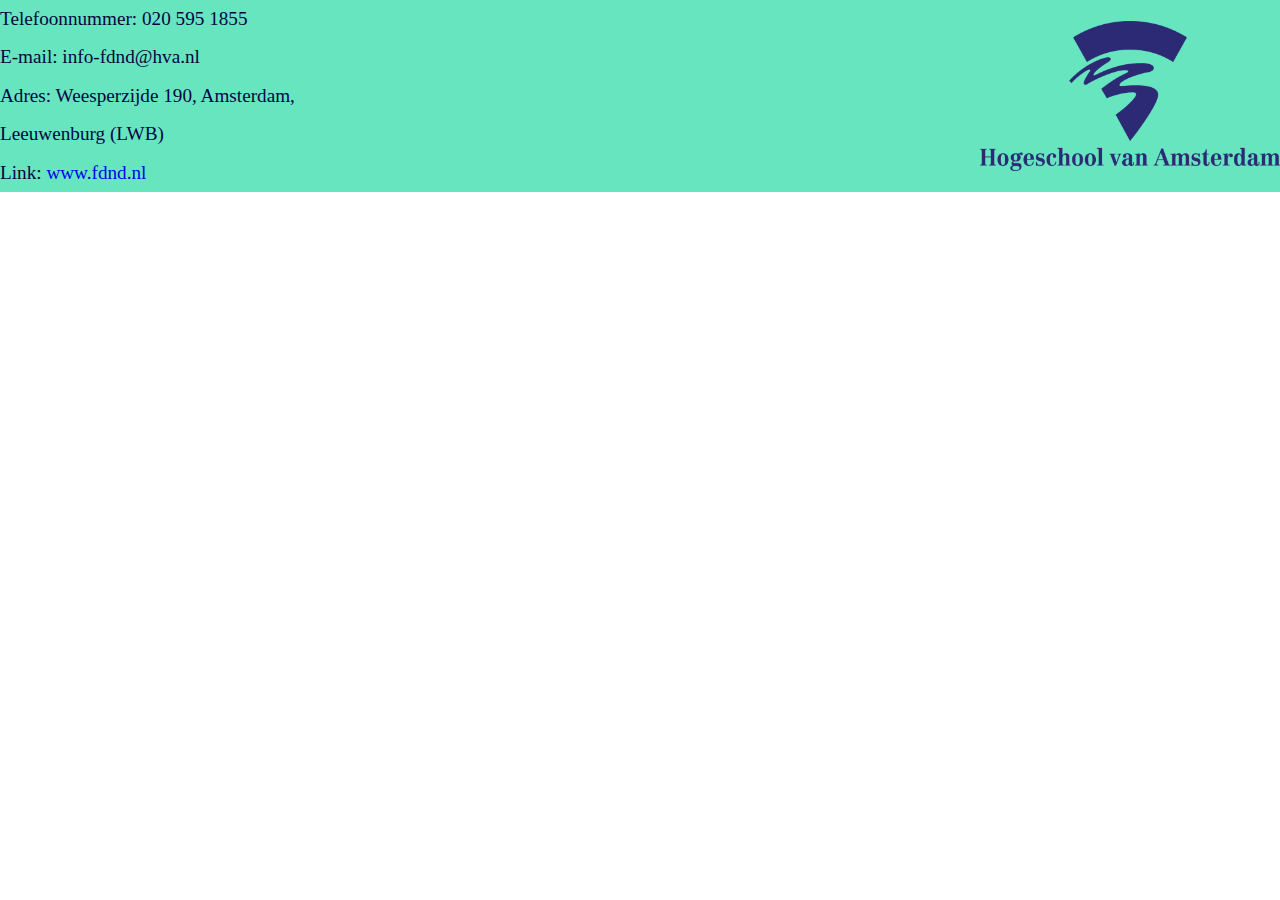
<file: footer.html>
<!DOCTYPE html>
<html lang="en">

<head>
    <meta charset="UTF-8">
    <meta http-equiv="X-UA-Compatible" content="IE=edge">
    <meta name="viewport" content="width=device-width, initial-scale=1.0">
    <title>Document</title>
    <link rel="stylesheet" href="styles/footer.css">
</head>
<!--
    Contactgegevens: adres, email, telefoon
    Links: fdnd.nl 
      -->

<body>

    <footer>
        <ul class="contactgegevens">
            <li>Telefoonnummer: 020 595 1855</li>
            <li> E-mail: info-fdnd@hva.nl</li>
            <li>Adres: Weesperzijde 190,
                Amsterdam,
                Leeuwenburg (LWB)<br>

            </li>
            <li>Link: <a href="https://fdnd.nl/" target="_blank">www.fdnd.nl</a></li>
        </ul>
        <img src="/assets/logo.png" class="logo" alt="logoHvA">
    </footer>

</body>

</html>
</file>
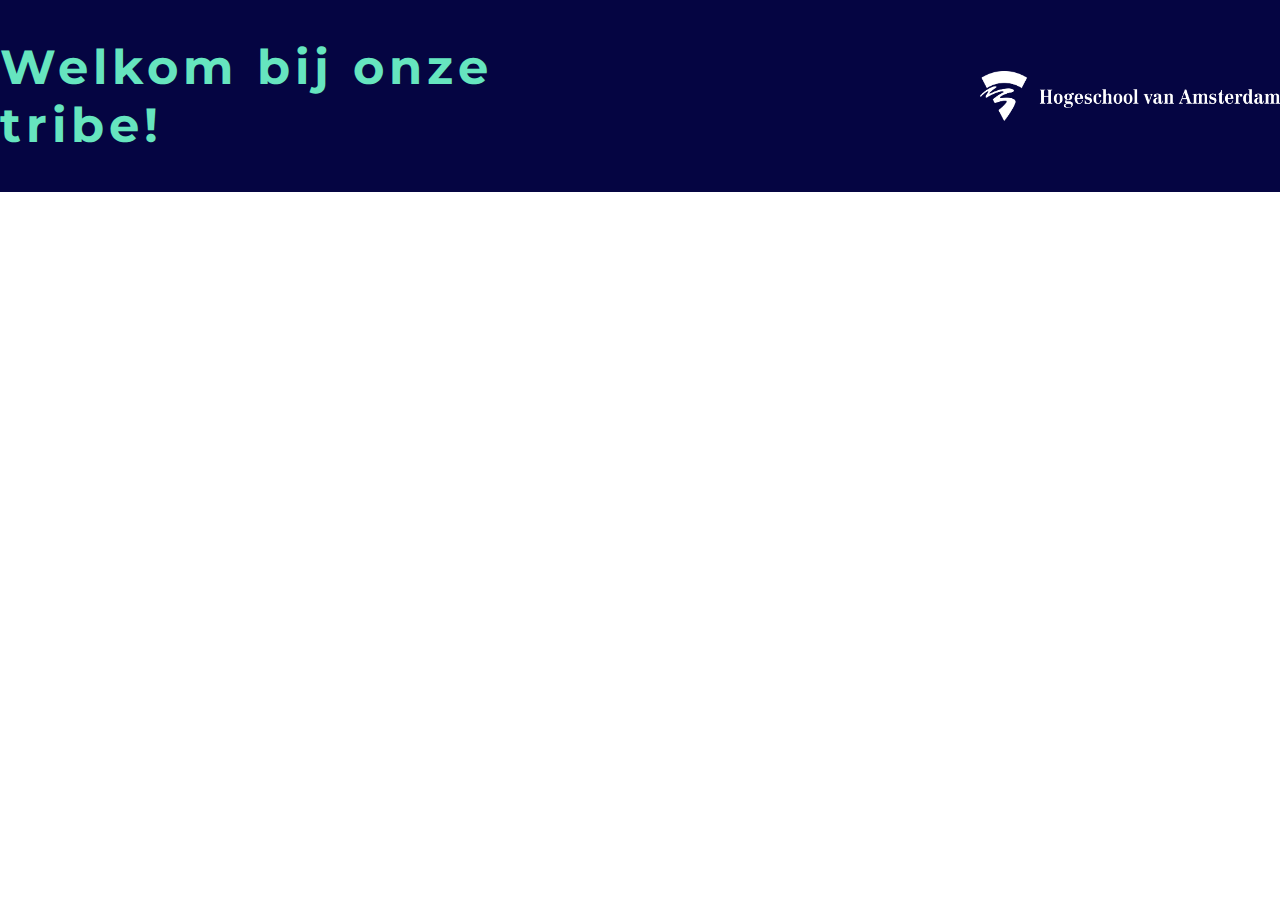
<file: header.html>
<!DOCTYPE html>
<html lang="en">

<head>
    <meta charset="UTF-8">
    <meta http-equiv="X-UA-Compatible" content="IE=edge">
    <meta name="viewport" content="width=device-width, initial-scale=1.0">
    <title>Document</title>
    <link rel="stylesheet" href="styles/header.css">
    <link href="https://fonts.googleapis.com/css2?family=Montserrat&display=swap" rel="stylesheet">
</head>

<body>
    <header> 
        <h1 class="titel">Welkom bij onze tribe!</h1>
        <img src="/assets/Untitled.png" class="logo" alt="logoHvA">
     
    </header>
</body>

</html>
</file>
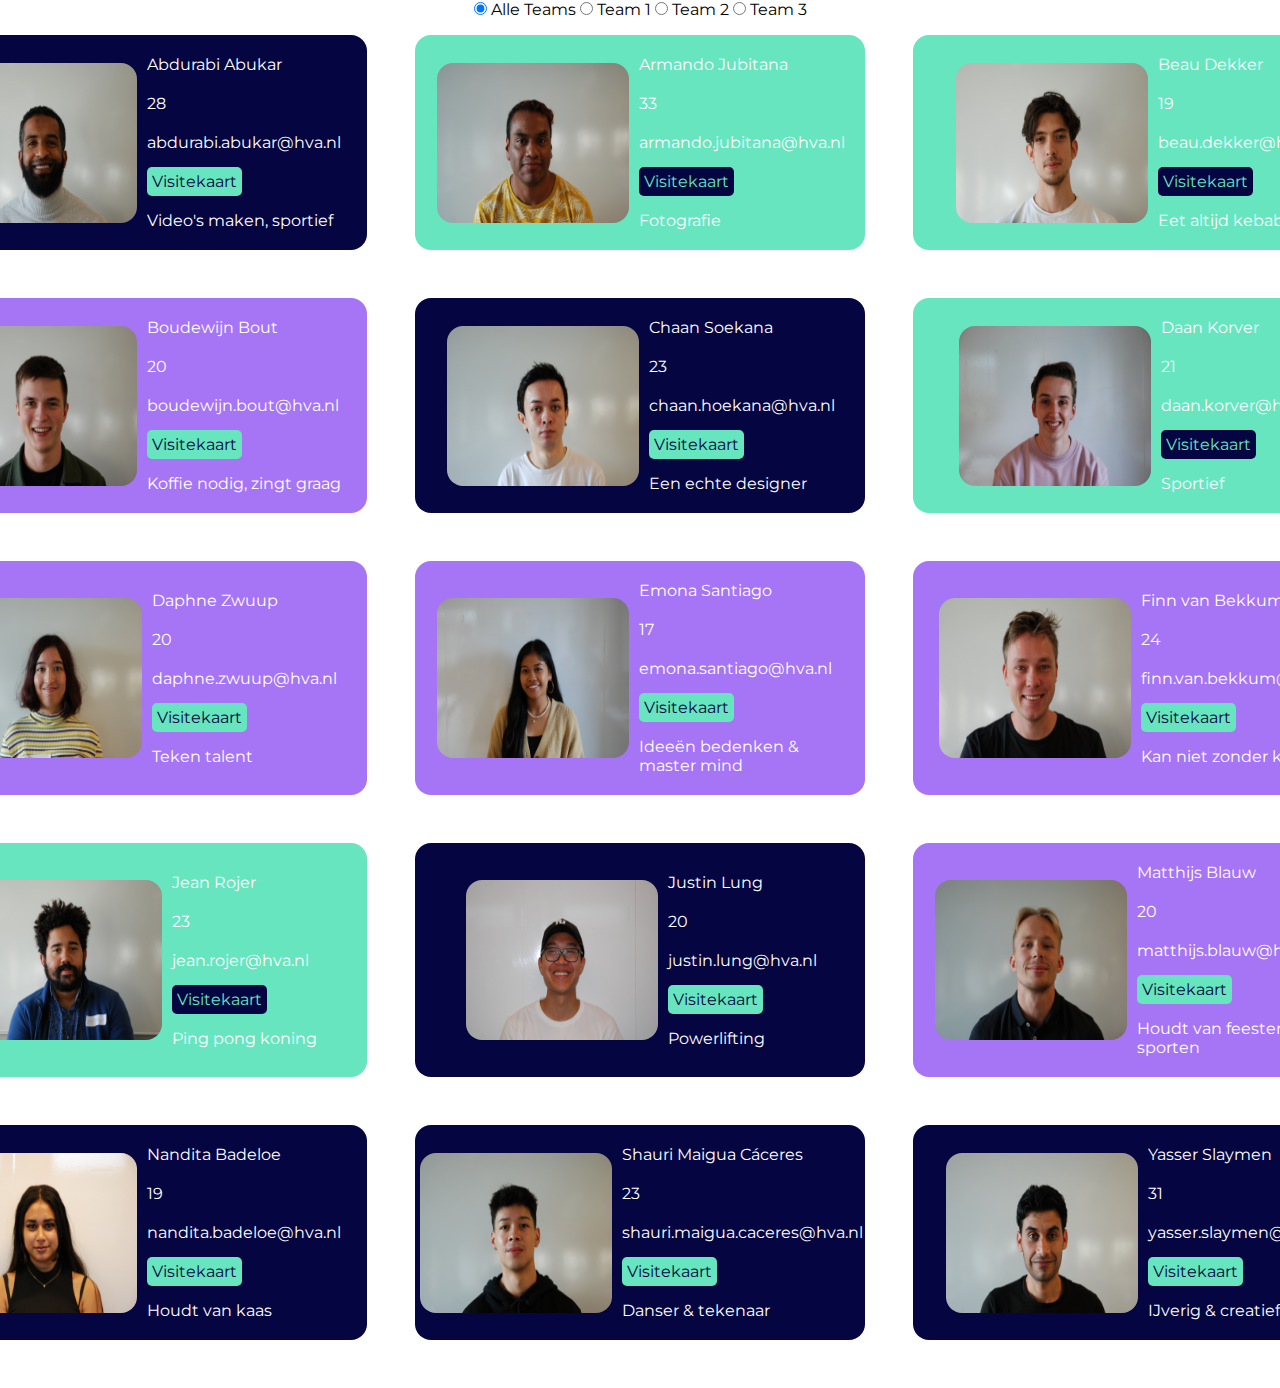
<file: kaartjes.html>
<!DOCTYPE html>
<html lang="en">

<head>
    <meta charset="UTF-8">
    <meta http-equiv="X-UA-Compatible" content="IE=edge">
    <meta name="viewport" content="width=device-width, initial-scale=1.0">
    <title>Document</title>
    <link rel="stylesheet" href="styles/kaartjes.css">
    <link href="https://fonts.googleapis.com/css2?family=Montserrat&display=swap" rel="stylesheet">
</head>

<body>
    <section>
		<input type="radio" name="filter" value="all" checked="" id="filter-all">
				<label for="filter-all">Alle Teams</label>

				<input type="radio" name="filter" value="team1" id="filter-team1">
				<label for="filter-team1">Team 1</label>

				<input type="radio" name="filter" value="team2"  id="filter-team2">
				<label for="filter-team2">Team 2</label>	

                <input type="radio" name="filter" value="team3" id="filter-team3">
				<label for="filter-team3">Team 3</label>	
	</section>

    <main>
        <ul class="all" id="list" class="kaartjes-wrapper">
            <li class="team3">
                <img src="assets/Profielfoto's/Abdurabi Abukar 01.JPG" class="foto" alt="Foto">
                <ul>
                    <li>Abdurabi Abukar</li>
                    <li>28</li>
                    <li>abdurabi.abukar@hva.nl</li>
                    <li><a href="#" target="_blank">Visitekaart</a></li>
                    <li>Video's maken, sportief</li>
                </ul>
            </li>

            <li class="team2">
                
                <img src="assets/Profielfoto's/Armando Jubitana 01 .JPG" class="foto" alt="Foto">
                <ul>
                    <li>Armando Jubitana</li>
                    <li>33</li>
                    <li>armando.jubitana@hva.nl</li>
                    <li><a href="#" target="_blank">Visitekaart</a></li>
                    <li>Fotografie</li>
                </ul>
            </li>
            <li class="team2"><img src="assets/Profielfoto's/Beau Dekker 01.JPG" class="foto" alt="Foto">
                <ul>
                    <li>Beau Dekker</li>
                    <li>19</li>
                    <li>beau.dekker@hva.nl</li>
                    <li><a href="#" target="_blank">Visitekaart</a></li>
                    <li>Eet altijd kebab</li>
                </ul>
            </li>    
            <li class="team1"><img src="assets/Profielfoto's/Boudewijn Bout 01.JPG" class="foto" alt="Foto">
                <ul>
                    <li>Boudewijn Bout </li>
                    <li>20</li>
                    <li>boudewijn.bout@hva.nl</li>
                    <li><a href="#" target="_blank">Visitekaart</a></li>
                    <li>Koffie nodig, zingt graag</li>
                </ul>
            </li>    <li class="team3"><img src="assets/Profielfoto's/Chaan Soekana 01.JPG" class="foto" alt="Foto">
                <ul>
                    <li>Chaan Soekana</li>
                    <li>23</li>
                    <li>chaan.hoekana@hva.nl</li>
                    <li><a href="#" target="_blank">Visitekaart</a></li>
                    <li>Een echte designer</li>
                </ul>
            </li>    <li class="team2"><img src="assets/Profielfoto's/Daan Korver 01.JPG" class="foto" alt="Foto">
                <ul>
                    <li>Daan Korver</li>
                    <li>21</li>
                    <li>daan.korver@hva.nl</li>
                    <li><a href="#" target="_blank">Visitekaart</a></li>
                    <li>Sportief</li>
                </ul>
            </li>    <li class="team1"><img src="assets/Profielfoto's/Daphne Zwuup 01.JPG" class="foto" alt="Foto">
                <ul>
                    <li>Daphne Zwuup</li>
                    <li>20</li>
                    <li>daphne.zwuup@hva.nl</li>
                    <li><a href="#" target="_blank">Visitekaart</a></li>
                    <li>Teken talent</li>
                </ul>
            </li>    <li class="team1"><img src="assets/Profielfoto's/Emona Santiago 01.JPG" class="foto" alt="Foto">
                <ul>
                    <li>Emona Santiago</li>
                    <li>17</li>
                    <li>emona.santiago@hva.nl</li>
                    <li><a href="#" target="_blank">Visitekaart</a></li>
                    <li>Ideeën bedenken & master mind</li>
                </ul>
            </li>    <li class="team1"><img src="assets/Profielfoto's/Finn van Bekkum 02.JPG" class="foto" alt="Foto">
                <ul>
                    <li>Finn van Bekkum</li>
                    <li>24</li>
                    <li>finn.van.bekkum@hva.nl</li>
                    <li><a href="#" target="_blank">Visitekaart</a></li>
                    <li>Kan niet zonder koffie</li>
                </ul>
            </li>    <li class="team2"><img src="assets/Profielfoto's/Jean Rojer 02.JPG" class="foto" alt="Foto">
                <ul>
                    <li>Jean Rojer</li>
                    <li>23</li>
                    <li>jean.rojer@hva.nl</li>
                    <li><a href="#" target="_blank">Visitekaart</a></li>
                    <li>Ping pong koning</li>
                </ul>
            </li>    <li class="team3"><img src="assets/Profielfoto's/Justin Lung 01.JPG" class="foto" alt="Foto">
                <ul>
                    <li>Justin Lung</li>
                    <li>20</li>
                    <li>justin.lung@hva.nl</li>
                    <li><a href="#" target="_blank">Visitekaart</a></li>
                    <li>Powerlifting</li>
                </ul>
            </li>    <li class="team1"><img src="assets/Profielfoto's/Matthijs Blauw 01.JPG" class="foto" alt="Foto">
                <ul>
                    <li>Matthijs Blauw</li>
                    <li>20</li>
                    <li>matthijs.blauw@hva.nl</li>
                    <li><a href="#" target="_blank">Visitekaart</a></li>
                    <li>Houdt van feesten en sporten</li>
                </ul>
            </li>        
            <li class="team3"><img src="assets/Profielfoto's/Nandita Badeloe 01.JPG" class="foto" alt="Foto">
                <ul>
                    <li>Nandita Badeloe</li>
                    <li>19</li>
                    <li>nandita.badeloe@hva.nl</li>
                    <li><a href="#" target="_blank">Visitekaart</a></li>
                    <li>Houdt van kaas</li>
                </ul>
            </li>    
            <li class="team3"><img src="assets/Profielfoto's/Shauri Maigua Cáceres 01.JPG" class="foto" alt="Foto">
                <ul>
                    <li>Shauri Maigua Cáceres</li>
                    <li>23</li>
                    <li>shauri.maigua.caceres@hva.nl</li>
                    <li><a href="#" target="_blank">Visitekaart</a></li>
                    <li>Danser & tekenaar</li>
                </ul>
            </li>
            <li class="team3"><img src="assets/Profielfoto's/Yasser Slaymen 01.JPG" class="foto" alt="Foto">
                <ul>
                    <li>Yasser Slaymen</li>
                    <li>31</li>
                    <li>yasser.slaymen@hva.nl</li>
                    <li><a href="#" target="_blank">Visitekaart</a></li>
                    <li>IJverig & creatief</li>
                </ul>
            </li>
        </ul>
    </main>
</body>

</html>
</file>
<file: styles/footer.css>
* {
    margin: 0;
    padding: 0;
}

footer {

    background-color: #66e5bf;
    width: 100vw;
    height: 12em;
    display: grid;
    grid-template-columns: 1fr 1fr;

}

.contactgegevens {
    color: #050542;
    margin: auto;
    padding-right: 200px;
    line-height: 2em;
    font-size: 1.2em;
    list-style: none;

}

.logo {
    width: 300px;
    height: 150px;
    margin: auto;
    padding-left: 400px;
}

a {
    text-decoration: none;

}

a:hover {
    text-decoration: underline;

}
</file>
<file: styles/header.css>
* {
    margin: 0;
    padding: 0;
}

header {

    background-color: #050542;
    width: 100vw;
    height: 12em;
    display: grid;
    grid-template-columns: 1fr 1fr;

}

.logo {
    width: 300px;
    height: 50px;
    margin: auto;
    padding-left: 350px; 
   
}

.titel {
    margin: auto;
    color: #66e5bf;
    font-size: 3em;
    letter-spacing: 5px;
    font-family: 'Montserrat', sans-serif;
}
</file>
<file: styles/kaartjes.css>
* {
    margin: 0;
    padding: 0;
    box-sizing: border-box;
}

body {
    display: flex;
    flex-direction: column;
    /* width: 100vw; */
    align-items: center;
    font-family: 'Montserrat', sans-serif;
}
main{
    display: flex;
    max-width: 90em;
    justify-content: center;
    align-items: center;
}

main > ul{
    display: grid;
    grid-template-columns: repeat(1, minmax(450px, 550px));
    grid-gap: 3em;
    justify-content:center;
    margin-top: 1em;
    margin-bottom: 3em;
}

@media(min-width: 720px) {
    main > ul {	grid-template-columns: repeat(2, minmax(450px, 550px));
	}}

@media(min-width: 1190px) {
	main > ul {	grid-template-columns: repeat(3, minmax(450px, 550px));
	}}

 main > ul > li{
    display: flex;
    /* width: 30em; */
    /* height: 20em; */
    background-color: #050542;
    border-radius: 1rem;
    justify-content: center;
    align-items: center; 
    color: #fff;
}
.team1{
    background-color: #A675F5;
}
.team2{
    background-color: #66E5BF;
}
.team3{
    background-color: #050542;
}

.foto{
    width: 12em;
    height: 10em;
    border-radius: 1em;
    left: 0;
    margin-left: 0.75em;
    /* position: absolute; */
    position: relative;
  
 
}

.team1 ul, .team2 ul, .team3 ul{
    /* margin-left: 13.5em; */
    /* position: absolute; */
    display: flex;
    flex-direction: column;
} 

li{
    list-style: none;
    padding: 10px;
    font-size: 1em;
    color: #fff;
}

a{
    text-decoration: none;
    color:#050542;
    background-color: #66e5bf;
    padding: 5px;
    border-radius: 5px;
    
}
li a:hover{
  font-weight: bold;
  text-decoration: underline;

}


  .team2 a{
      background-color: #050542;
      color:#66E5BF;
    }


/* Filter Systeem */
ul.team1 li:not(.team1) {
    display:none;
  }
  
  ul.team2 li:not(.team2) {
    display:none;
  }
  
  ul.team3 li:not(.team3) {
    display:none;
  }
</file>
